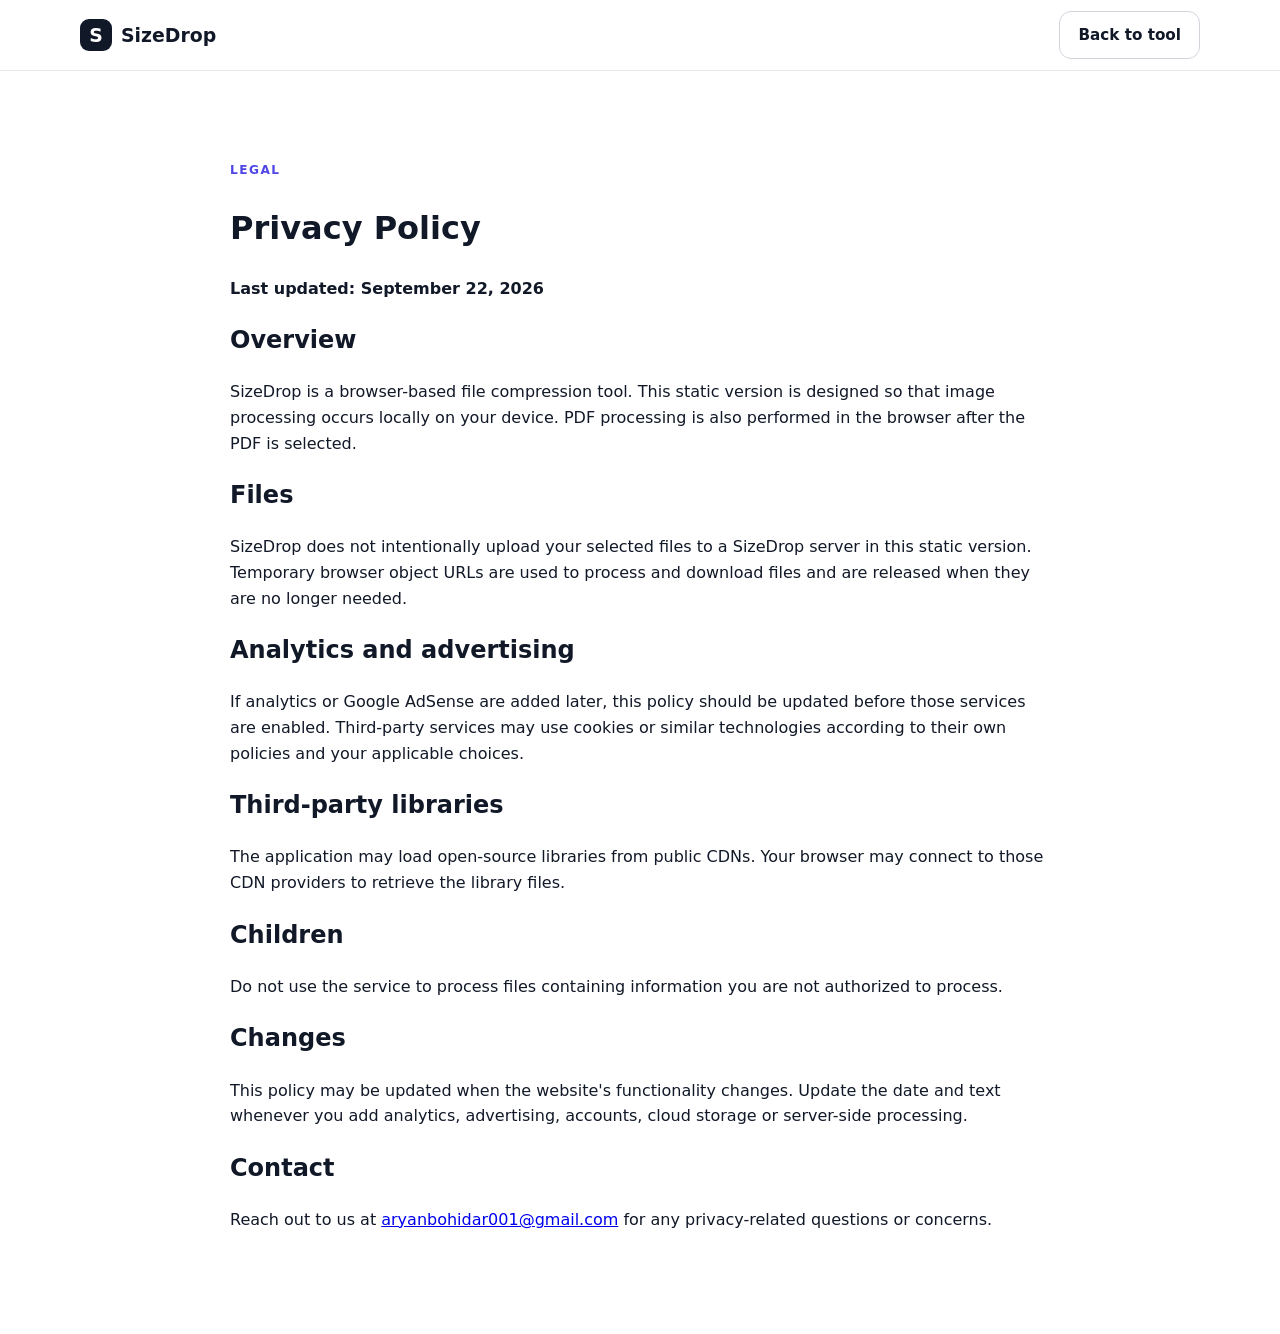
<file: privacy.html>
<!doctype html><html lang="en"><head><meta charset="utf-8"><meta name="viewport" content="width=device-width,initial-scale=1"><title>Privacy Policy — SizeDrop</title><meta name="description" content="SizeDrop privacy policy."><link rel="stylesheet" href="style.css"></head><body><header class="site-header"><div class="container nav"><a class="brand" href="index.html"><span class="brand-mark">S</span> SizeDrop</a><a class="btn secondary" href="index.html">Back to tool</a></div></header><main class="section"><div class="container narrow"><span class="eyebrow">LEGAL</span><h1>Privacy Policy</h1><p><strong>Last updated: September 22, 2026</strong></p><h2>Overview</h2><p>SizeDrop is a browser-based file compression tool. This static version is designed so that image processing occurs locally on your device. PDF processing is also performed in the browser after the PDF is selected.</p><h2>Files</h2><p>SizeDrop does not intentionally upload your selected files to a SizeDrop server in this static version. Temporary browser object URLs are used to process and download files and are released when they are no longer needed.</p><h2>Analytics and advertising</h2><p>If analytics or Google AdSense are added later, this policy should be updated before those services are enabled. Third-party services may use cookies or similar technologies according to their own policies and your applicable choices.</p><h2>Third-party libraries</h2><p>The application may load open-source libraries from public CDNs. Your browser may connect to those CDN providers to retrieve the library files.</p><h2>Children</h2><p>Do not use the service to process files containing information you are not authorized to process.</p><h2>Changes</h2><p>This policy may be updated when the website's functionality changes. Update the date and text whenever you add analytics, advertising, accounts, cloud storage or server-side processing.</p><h2>Contact</h2><p>Reach out to us at <a href="mailto:aryanbohidar001@gmail.com">aryanbohidar001@gmail.com</a> for any privacy-related questions or concerns.</p></div></main></body></html>
</file>
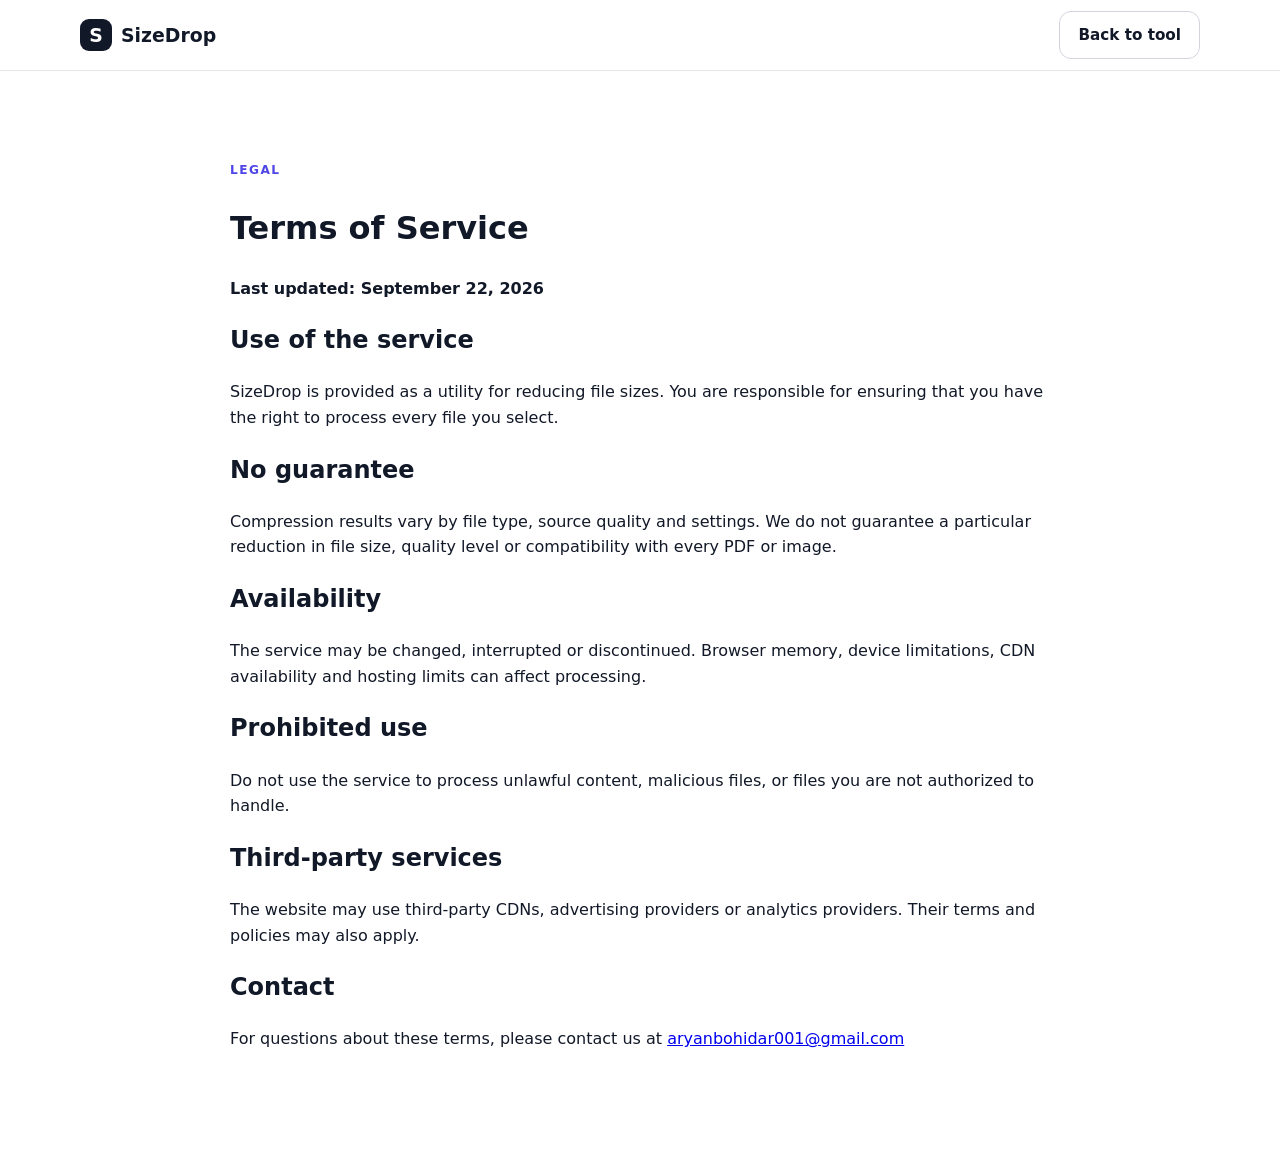
<file: terms.html>
<!doctype html><html lang="en"><head><meta charset="utf-8"><meta name="viewport" content="width=device-width,initial-scale=1"><title>Terms of Service — SizeDrop</title><meta name="description" content="SizeDrop terms of service."><link rel="stylesheet" href="style.css"></head><body><header class="site-header"><div class="container nav"><a class="brand" href="index.html"><span class="brand-mark">S</span> SizeDrop</a><a class="btn secondary" href="index.html">Back to tool</a></div></header><main class="section"><div class="container narrow"><span class="eyebrow">LEGAL</span><h1>Terms of Service</h1><p><strong>Last updated: September 22, 2026</strong></p><h2>Use of the service</h2><p>SizeDrop is provided as a utility for reducing file sizes. You are responsible for ensuring that you have the right to process every file you select.</p><h2>No guarantee</h2><p>Compression results vary by file type, source quality and settings. We do not guarantee a particular reduction in file size, quality level or compatibility with every PDF or image.</p><h2>Availability</h2><p>The service may be changed, interrupted or discontinued. Browser memory, device limitations, CDN availability and hosting limits can affect processing.</p><h2>Prohibited use</h2><p>Do not use the service to process unlawful content, malicious files, or files you are not authorized to handle.</p><h2>Third-party services</h2><p>The website may use third-party CDNs, advertising providers or analytics providers. Their terms and policies may also apply.</p><h2>Contact</h2><p>For questions about these terms, please contact us at <a href="mailto:aryanbohidar001@gmail.com">aryanbohidar001@gmail.com</a></p></div></main></body></html>
</file>
<file: style.css>
*{box-sizing:border-box}html{scroll-behavior:smooth}body{margin:0;font-family:Inter,ui-sans-serif,system-ui,-apple-system,BlinkMacSystemFont,"Segoe UI",sans-serif;color:#111827;background:#fff;line-height:1.6}.container{width:min(1120px,92%);margin:auto}.site-header{position:sticky;top:0;z-index:20;background:rgba(255,255,255,.94);backdrop-filter:blur(12px);border-bottom:1px solid #e5e7eb}.nav{height:70px;display:flex;align-items:center;justify-content:space-between}.brand{font-weight:800;font-size:1.18rem;color:#111827;text-decoration:none;display:flex;gap:9px;align-items:center}.brand-mark{display:grid;place-items:center;width:32px;height:32px;border-radius:9px;background:#111827;color:#fff}.nav nav{display:flex;align-items:center;gap:24px}.nav nav a{color:#4b5563;text-decoration:none;font-size:.94rem}.nav .nav-cta{background:#111827;color:white;padding:10px 15px;border-radius:10px}.menu-btn{display:none;border:0;background:none;font-size:1.5rem}.hero{padding:92px 0 80px;background:radial-gradient(circle at 85% 20%,#e0e7ff,transparent 32%),linear-gradient(#f9fafb,#fff)}.hero-grid{display:grid;grid-template-columns:1.08fr .92fr;gap:70px;align-items:center}.eyebrow{font-size:.76rem;font-weight:800;letter-spacing:.12em;color:#4f46e5}.hero h1{font-size:clamp(2.6rem,6vw,5rem);line-height:1.02;letter-spacing:-.055em;margin:15px 0 22px}.hero h1 span{color:#4f46e5}.hero-copy{font-size:1.15rem;color:#6b7280;max-width:650px}.hero-actions{display:flex;gap:12px;margin:30px 0}.btn{display:inline-flex;justify-content:center;align-items:center;min-height:46px;padding:11px 18px;border-radius:12px;text-decoration:none;font-weight:700;border:1px solid #d1d5db;cursor:pointer;font-size:.95rem}.primary{background:#111827;color:#fff;border-color:#111827}.secondary{background:#fff;color:#111827}.full{width:100%;margin-top:18px}.trust-row{display:flex;gap:20px;flex-wrap:wrap;color:#6b7280;font-size:.88rem}.hero-card{background:#fff;border:1px solid #e5e7eb;border-radius:24px;padding:28px;box-shadow:0 20px 60px rgba(17,24,39,.08)}.mini-top{display:flex;gap:8px;align-items:center;color:#6b7280;font-size:.85rem}.dot{width:8px;height:8px;background:#22c55e;border-radius:50%}.shield{margin-left:auto}.fake-file{display:grid;grid-template-columns:42px 1fr auto 42px 1fr;gap:12px;align-items:center;margin:35px 0 25px}.file-icon{width:42px;height:42px;background:#eef2ff;color:#4f46e5;border-radius:12px;display:grid;place-items:center;font-size:.7rem;font-weight:800}.file-icon.small{background:#ecfdf5;color:#059669}.fake-file b{font-size:.82rem;display:block;overflow:hidden;text-overflow:ellipsis}.fake-file small{color:#9ca3af}.arrow{color:#9ca3af}.save-pill{display:inline-block;padding:6px 10px;background:#ecfdf5;color:#047857;border-radius:999px;font-weight:700;font-size:.8rem}.fake-bar{height:8px;background:#f3f4f6;border-radius:99px;margin-top:14px;overflow:hidden}.fake-bar i{display:block;width:76%;height:100%;background:#4f46e5}.section{padding:85px 0}.alt{background:#f9fafb}.tool-section{padding:85px 0;background:#f9fafb}.section-heading{text-align:center;max-width:720px;margin:0 auto 35px}.section-heading h2{font-size:clamp(2rem,4vw,3rem);letter-spacing:-.04em;line-height:1.1;margin:10px 0}.section-heading p{color:#6b7280}.tool-card{max-width:820px;margin:auto;background:#fff;border:1px solid #e5e7eb;border-radius:24px;padding:28px;box-shadow:0 15px 50px rgba(17,24,39,.06)}.dropzone{border:2px dashed #cbd5e1;border-radius:18px;padding:52px 20px;text-align:center;cursor:pointer;transition:.2s}.dropzone:hover,.dropzone:focus,.dropzone.drag{border-color:#4f46e5;background:#f5f3ff;outline:none}.upload-icon{width:50px;height:50px;border-radius:15px;background:#eef2ff;color:#4f46e5;display:grid;place-items:center;font-size:1.5rem;margin:0 auto 12px}.dropzone h3{margin:0 0 3px}.dropzone p{margin:0;color:#6b7280}.dropzone label{color:#4f46e5;font-weight:700;cursor:pointer}.dropzone small{display:block;color:#9ca3af;margin-top:12px}.workspace{margin-top:22px}.hidden{display:none!important}.file-summary{display:flex;justify-content:space-between;gap:15px;padding:15px;background:#f9fafb;border-radius:14px}.file-summary b,.file-summary span{display:block}.file-summary span{color:#6b7280;font-size:.85rem}.text-btn{border:0;background:none;color:#4f46e5;font-weight:700;cursor:pointer}.preview-wrap{margin-top:18px;background:#f3f4f6;border-radius:15px;padding:12px;text-align:center}.preview-wrap img{max-height:330px;max-width:100%;object-fit:contain;border-radius:10px}.settings{display:grid;grid-template-columns:1fr 1fr;gap:18px;margin-top:18px}.setting label{display:flex;justify-content:space-between;font-weight:650}.setting input,.setting select{width:100%;margin-top:8px}.setting select{padding:11px;border:1px solid #d1d5db;border-radius:10px;background:#fff}.notice{margin-top:18px;padding:14px;border-radius:12px;background:#fffbeb;color:#92400e;font-size:.9rem}.progress-label{display:flex;justify-content:space-between;font-size:.85rem;margin-top:18px}.progress{height:9px;background:#e5e7eb;border-radius:99px;overflow:hidden}.progress i{display:block;height:100%;width:0;background:#4f46e5;transition:.2s}.result{margin-top:22px;border:1px solid #d1fae5;background:#f0fdf4;border-radius:18px;padding:22px}.success{font-weight:800;color:#047857}.size-grid{display:grid;grid-template-columns:repeat(3,1fr);gap:10px;margin:18px 0}.size-grid>div{background:#fff;border:1px solid #dcfce7;border-radius:12px;padding:14px;text-align:center}.size-grid small,.size-grid strong{display:block}.size-grid small{color:#6b7280}.size-grid strong{font-size:1.15rem;margin-top:3px}.result-message{font-size:.9rem;color:#4b5563}.feature-grid{display:grid;grid-template-columns:repeat(3,1fr);gap:18px}.feature-grid article{padding:25px;border:1px solid #e5e7eb;border-radius:18px}.feature-grid article>span{font-size:1.6rem}.feature-grid h3{margin:12px 0 5px}.feature-grid p,.steps p,.privacy-callout p{color:#6b7280;margin:0}.steps{display:grid;grid-template-columns:repeat(3,1fr);gap:18px}.steps>div{background:#fff;border:1px solid #e5e7eb;border-radius:18px;padding:25px}.steps b{color:#4f46e5;font-size:.8rem}.privacy-callout{border:1px solid #e5e7eb;border-radius:24px;padding:35px;display:flex;justify-content:space-between;gap:30px;align-items:center}.privacy-callout h2{margin:8px 0}.narrow{max-width:820px}.narrow details{border-top:1px solid #e5e7eb;padding:19px 0}.narrow details:last-child{border-bottom:1px solid #e5e7eb}.narrow summary{cursor:pointer;font-weight:700}.narrow details p{color:#6b7280}.footer{border-top:1px solid #e5e7eb;padding:35px 0;display:grid;grid-template-columns:1fr auto;gap:18px}.footer p{color:#6b7280;margin:7px 0 0}.footer-links{display:flex;gap:20px;align-items:center}.footer-links a{color:#4b5563;text-decoration:none}.footer small{grid-column:1/-1;color:#9ca3af}@media(max-width:800px){.hero-grid{grid-template-columns:1fr;gap:40px}.nav nav{display:none;position:absolute;top:70px;left:0;right:0;background:#fff;border-bottom:1px solid #e5e7eb;padding:18px;flex-direction:column;align-items:stretch}.nav nav.open{display:flex}.menu-btn{display:block}.feature-grid,.steps{grid-template-columns:1fr 1fr}.privacy-callout{flex-direction:column;align-items:flex-start}.footer{grid-template-columns:1fr}.footer-links{flex-wrap:wrap}.footer small{grid-column:auto}}@media(max-width:560px){.hero{padding-top:60px}.hero-actions{flex-direction:column}.settings,.feature-grid,.steps,.size-grid{grid-template-columns:1fr}.tool-card{padding:18px}.fake-file{grid-template-columns:42px 1fr}.fake-file .arrow,.fake-file .file-icon.small,.fake-file>div:nth-child(5){display:none}.section,.tool-section{padding:60px 0}}
</file>
